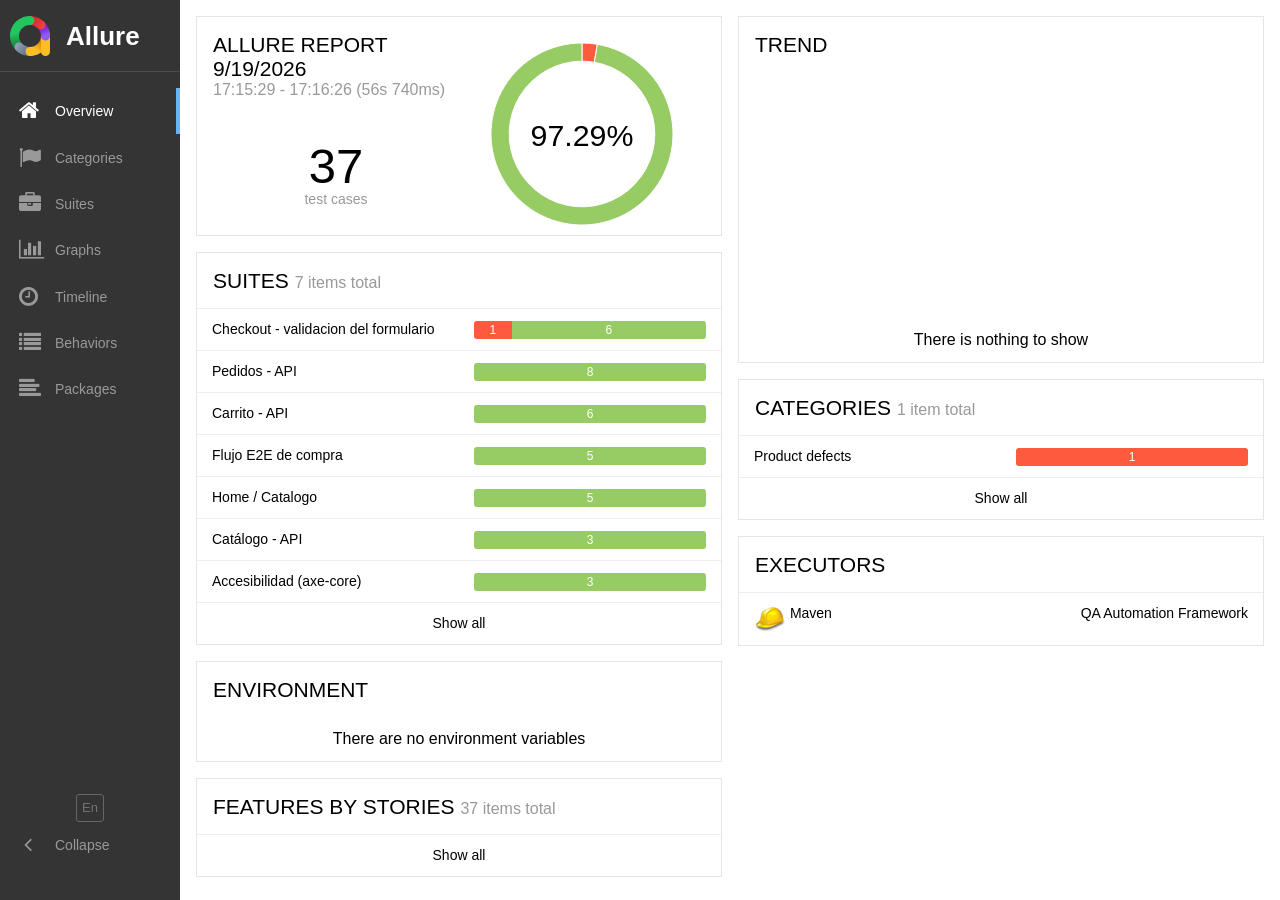
<file: index.html>
<!DOCTYPE html>
<html dir="ltr" lang="en">
<head>
    <meta charset="utf-8">
    <title>Allure Report</title>
    <link rel="icon" href="favicon.ico">
    <link rel="stylesheet" type="text/css" href="styles.css">
    <link rel="stylesheet" type="text/css" href="plugin/screen-diff/styles.css">
</head>
<body>
    <div id="alert"></div>
    <div id="content">
        <span class="spinner">
            <span class="spinner__circle"></span>
        </span>
    </div>
    <div id="popup"></div>
    <script src="app.js"></script>
    <script src="plugin/behaviors/index.js"></script>
    <script src="plugin/packages/index.js"></script>
    <script src="plugin/screen-diff/index.js"></script>
    <script async src="https://www.googletagmanager.com/gtag/js?id=G-FVWC4GKEYS"></script>
    <script>
        window.dataLayer = window.dataLayer || [];
        function gtag(){dataLayer.push(arguments);}
        gtag('js', new Date());
        gtag('config', 'G-FVWC4GKEYS', {
          'allureVersion': '2.30.0',
          'reportUuid': '986fa177-5939-4068-8087-71ea3630cc05',
          'single_file': false
        });
    </script>
</body>
</html>
</file>
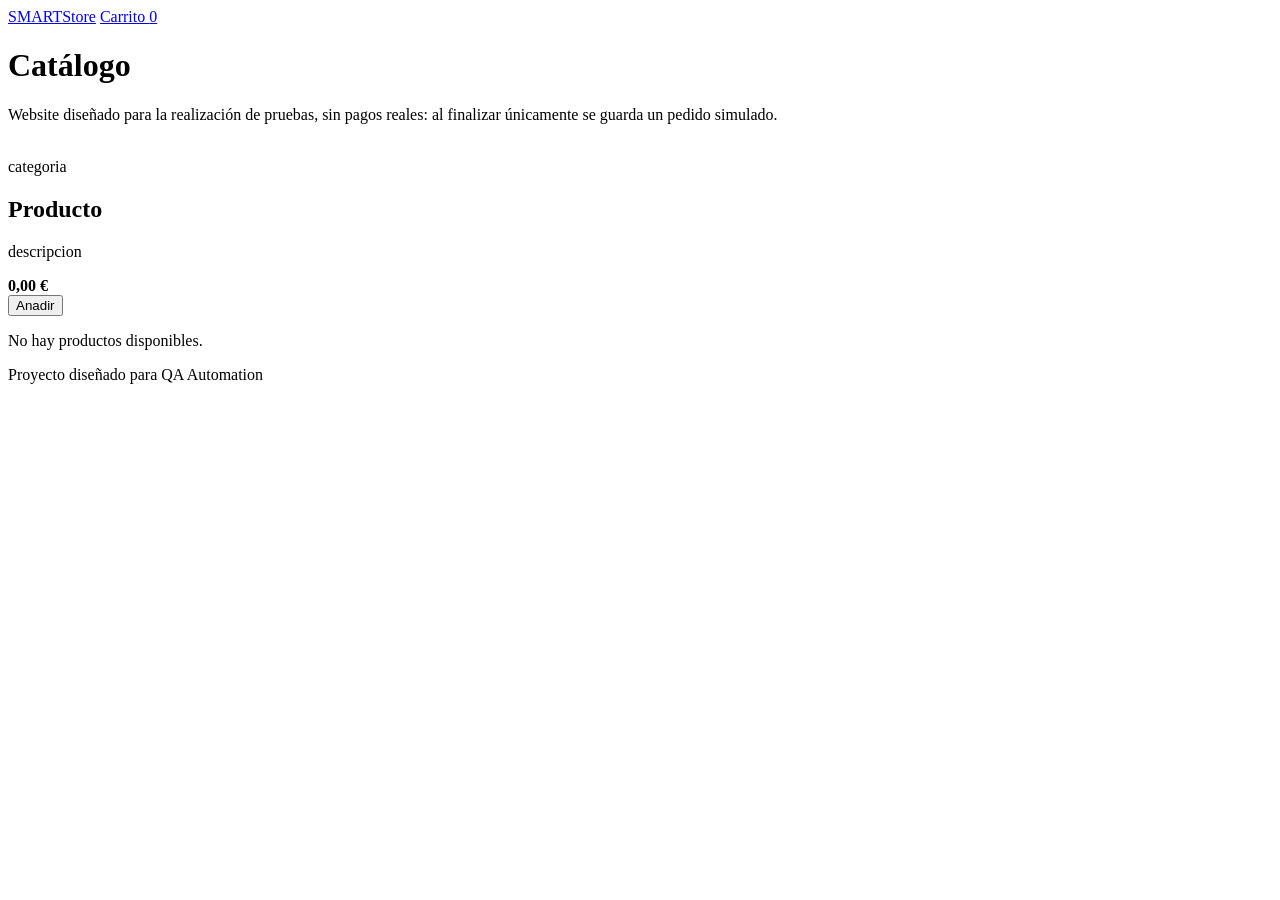
<file: app/src/main/resources/templates/index.html>
<!DOCTYPE html>
<html lang="es" xmlns:th="http://www.thymeleaf.org">
<head>
    <meta charset="UTF-8"/>
    <meta name="viewport" content="width=device-width, initial-scale=1.0"/>
    <title>SMARTStore</title>
    <link rel="stylesheet" th:href="@{/css/store.css}"/>
</head>
<body>
<header class="nav">
    <a href="/" class="brand" data-testid="nav-home">SMARTStore</a>
    <a href="/cart" class="cart-link" data-testid="nav-cart">
        Carrito
        <span class="badge" data-testid="cart-count" th:text="${cartCount}">0</span>
    </a>
</header>

<main class="container">
    <h1>Catálogo</h1>
    <p class="subtitle">Website diseñado para la realización de pruebas, sin pagos reales: al finalizar únicamente se guarda un pedido simulado.</p>

    <div class="grid" th:if="${!#lists.isEmpty(products)}">
        <article class="card" data-testid="product-card" th:each="p : ${products}">
            <div class="card-media">
                <img class="product-thumb" data-testid="product-image"
                     th:src="@{${p.imagePath}}" th:alt="${p.name}"/>
            </div>
            <div class="card-body">
                <span class="tag" data-testid="product-category" th:text="${p.category}">categoria</span>
                <h2 data-testid="product-name" th:text="${p.name}">Producto</h2>
                <p th:text="${p.description}">descripcion</p>
            </div>
            <div class="card-footer">
                <strong class="price" data-testid="product-price"
                        th:text="${#numbers.formatDecimal(p.price, 1, 2, 'COMMA') + ' €'}">0,00 €</strong>
                <form method="post" th:action="@{/cart/items/add/{id}(id=${p.id})}">
                    <button class="btn btn-primary" type="submit" data-testid="add-to-cart">Anadir</button>
                </form>
            </div>
        </article>
    </div>

    <p th:if="${#lists.isEmpty(products)}" data-testid="empty-catalog">No hay productos disponibles.</p>
</main>

<footer class="footer">Proyecto diseñado para QA Automation</footer>
</body>
</html>
</file>
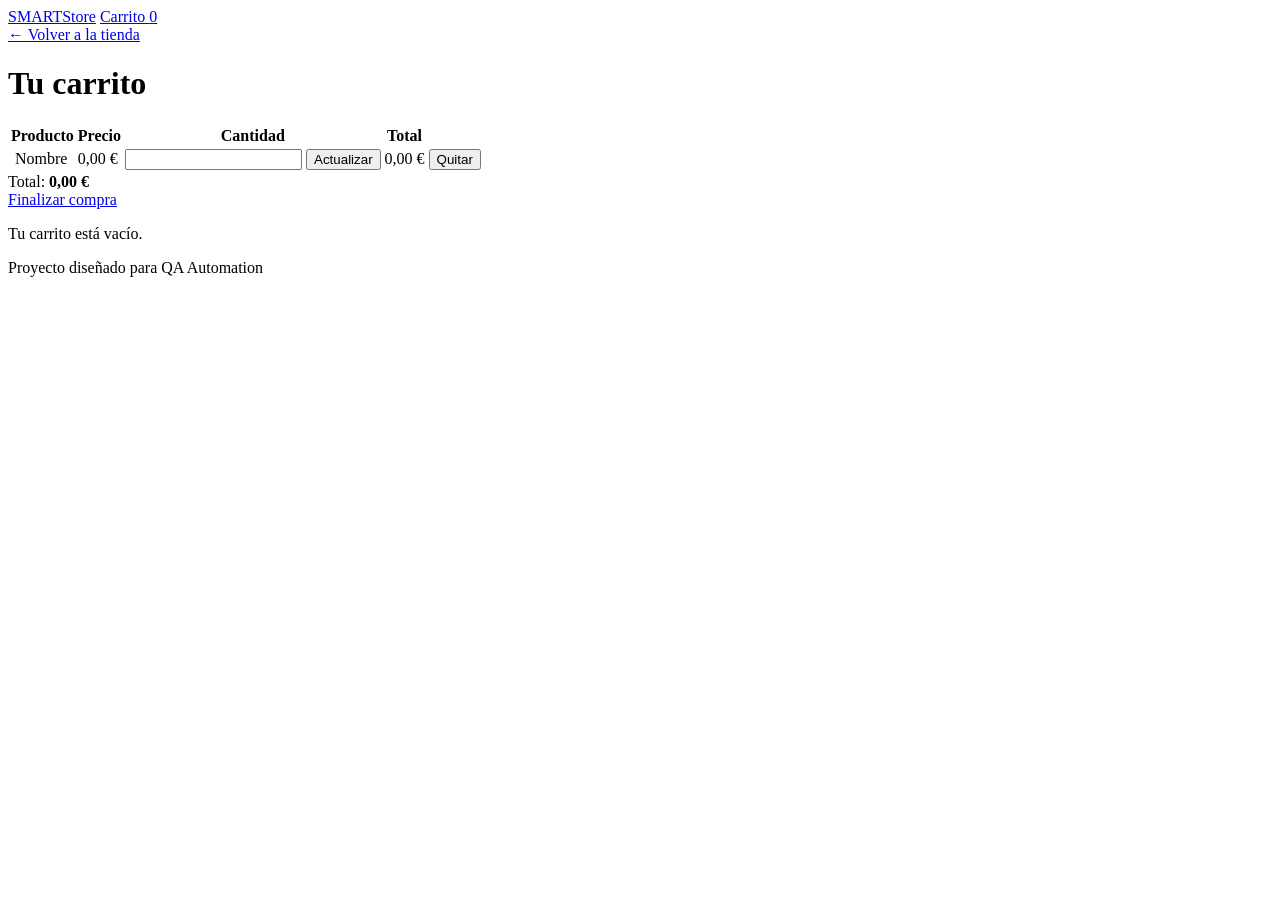
<file: app/src/main/resources/templates/cart.html>
<!DOCTYPE html>
<html lang="es" xmlns:th="http://www.thymeleaf.org">
<head>
    <meta charset="UTF-8"/>
    <meta name="viewport" content="width=device-width, initial-scale=1.0"/>
    <title>Carrito - SMARTStore</title>
    <link rel="stylesheet" th:href="@{/css/store.css}"/>
</head>
<body>
<header class="nav">
    <a href="/" class="brand" data-testid="nav-home">SMARTStore</a>
    <a href="/cart" class="cart-link" data-testid="nav-cart">
        Carrito
        <span class="badge" data-testid="cart-count" th:text="${cartCount}">0</span>
    </a>
</header>

<main class="container">
    <div class="actions">
        <a class="btn btn-ghost" data-testid="back-home" href="/">&larr; Volver a la tienda</a>
    </div>

    <h1>Tu carrito</h1>

    <th:block th:if="${!cart.isEmpty()}">
        <table class="cart-table">
            <thead>
            <tr>
                <th>Producto</th>
                <th>Precio</th>
                <th>Cantidad</th>
                <th>Total</th>
                <th></th>
            </tr>
            </thead>
            <tbody>
            <tr data-testid="cart-line" th:each="line : ${cart.lines}">
                <td data-testid="line-name">
                    <div class="line-product">
                        <img class="line-thumb" data-testid="line-image"
                             th:src="@{${line.imagePath}}" th:alt="${line.name}"/>
                        <span th:text="${line.name}">Nombre</span>
                    </div>
                </td>
                <td data-testid="line-unit-price"
                    th:text="${#numbers.formatDecimal(line.unitPrice, 1, 2, 'COMMA') + ' €'}">0,00 €</td>
                <td data-testid="line-qty">
                    <form class="qty-form" method="post"
                          th:action="@{/cart/items/update/{id}(id=${line.productId})}">
                        <input class="qty-input" type="number" name="quantity" min="1"
                               th:value="${line.quantity}" data-testid="qty-input"
                               th:aria-label="${'Cantidad de ' + line.name}"/>
                        <button class="btn btn-ghost" type="submit" data-testid="update-qty">Actualizar</button>
                    </form>
                </td>
                <td data-testid="line-total"
                    th:text="${#numbers.formatDecimal(line.total, 1, 2, 'COMMA') + ' €'}">0,00 €</td>
                <td>
                    <form method="post" th:action="@{/cart/items/remove/{id}(id=${line.productId})}">
                        <button class="btn btn-ghost" type="submit" data-testid="remove-item">Quitar</button>
                    </form>
                </td>
            </tr>
            </tbody>
        </table>

        <div class="cart-total">
            <span>Total:</span>
            <strong data-testid="cart-total"
                    th:text="${#numbers.formatDecimal(cart.total, 1, 2, 'COMMA') + ' €'}">0,00 €</strong>
        </div>

        <div class="actions">
            <a class="btn btn-primary" data-testid="checkout" href="/checkout">Finalizar compra</a>
        </div>
    </th:block>

    <p th:if="${cart.isEmpty()}" data-testid="cart-empty">Tu carrito está vacío.</p>
</main>

<footer class="footer">Proyecto diseñado para QA Automation</footer>
</body>
</html>
</file>
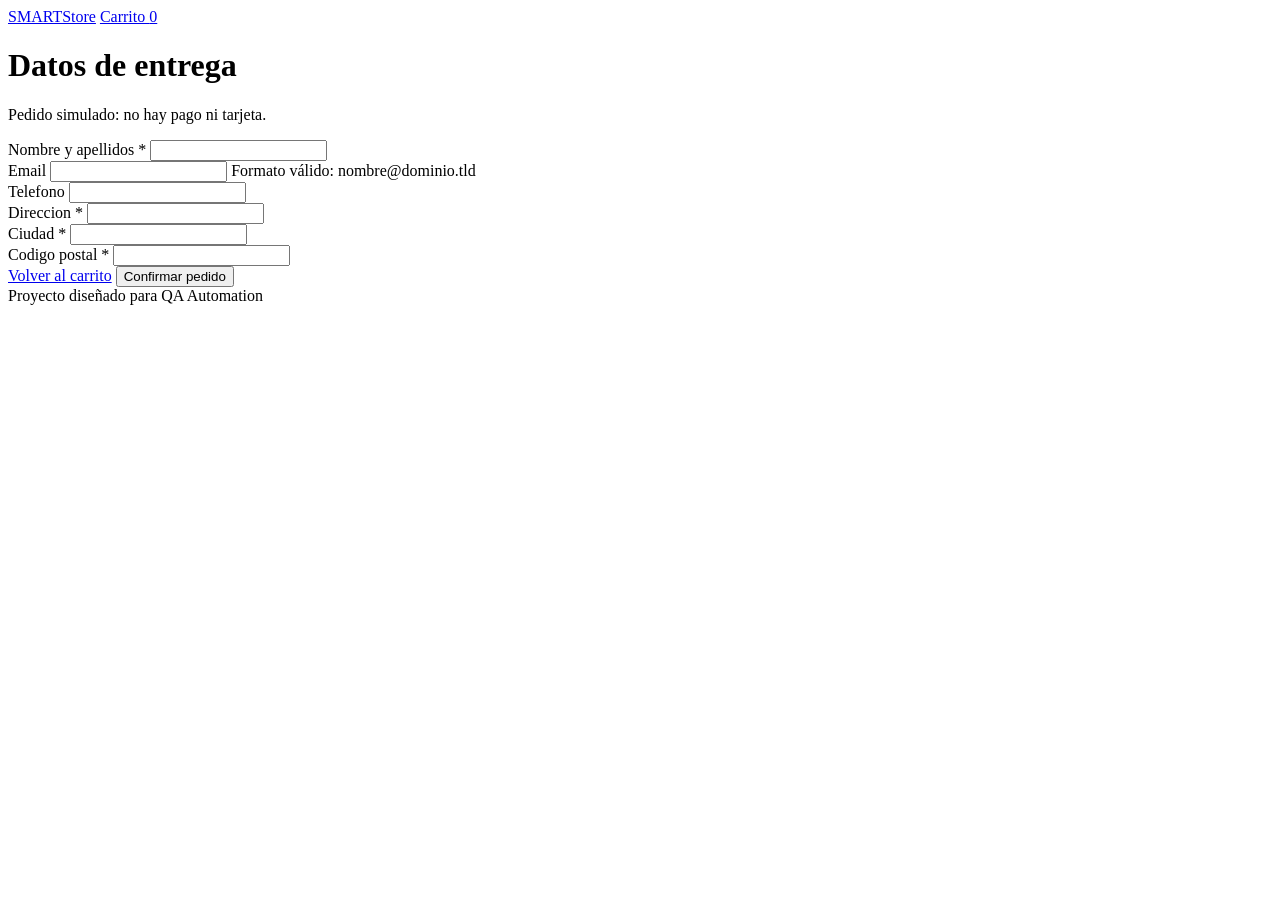
<file: app/src/main/resources/templates/checkout.html>
<!DOCTYPE html>
<html lang="es" xmlns:th="http://www.thymeleaf.org">
<head>
    <meta charset="UTF-8"/>
    <meta name="viewport" content="width=device-width, initial-scale=1.0"/>
    <title>Checkout - SMARTStore</title>
    <link rel="stylesheet" th:href="@{/css/store.css}"/>
</head>
<body>
<header class="nav">
    <a href="/" class="brand" data-testid="nav-home">SMARTStore</a>
    <a href="/cart" class="cart-link" data-testid="nav-cart">
        Carrito
        <span class="badge" data-testid="cart-count" th:text="${cartCount}">0</span>
    </a>
</header>

<main class="container narrow">
    <h1>Datos de entrega</h1>
    <p class="subtitle">Pedido simulado: no hay pago ni tarjeta.</p>

    <form class="checkout-form" th:action="@{/checkout}" th:object="${createOrderRequest}"
          method="post" novalidate>
        <div class="field">
            <label for="customerName">Nombre y apellidos *</label>
            <input id="customerName" type="text" th:field="*{customerName}" data-testid="customer-name"/>
            <span class="error" th:errors="*{customerName}" data-testid="customer-name-error"></span>
        </div>

        <div class="field">
            <label for="email">Email</label>
            <input id="email" type="email" th:field="*{email}" data-testid="email"/>
            <span class="error" th:errors="*{email}" data-testid="email-error"></span>
            <span class="hint" th:if="${#fields.hasErrors('email')}" data-testid="email-format-hint">
                Formato válido: nombre@dominio.tld
            </span>
        </div>

        <div class="field">
            <label for="phone">Telefono</label>
            <input id="phone" type="tel" th:field="*{phone}" data-testid="phone"/>
        </div>

        <div class="field">
            <label for="address">Direccion *</label>
            <input id="address" type="text" th:field="*{address}" data-testid="address"/>
            <span class="error" th:errors="*{address}" data-testid="address-error"></span>
        </div>

        <div class="field-row">
            <div class="field">
                <label for="city">Ciudad *</label>
                <input id="city" type="text" th:field="*{city}" data-testid="city"/>
                <span class="error" th:errors="*{city}" data-testid="city-error"></span>
            </div>
            <div class="field">
                <label for="zip">Codigo postal *</label>
                <input id="zip" type="text" th:field="*{zip}" data-testid="zip"/>
                <span class="error" th:errors="*{zip}" data-testid="zip-error"></span>
            </div>
        </div>

        <div class="actions">
            <a class="btn" data-testid="back-to-cart" href="/cart">Volver al carrito</a>
            <button class="btn btn-primary" type="button" data-testid="submit-order" id="submit-order-btn">
                Confirmar pedido
            </button>
        </div>
    </form>

    <dialog id="confirm-dialog" class="confirm-dialog">
        <div class="confirm-dialog-content">
            <h2>Confirmar compra</h2>
            <p>¿Estás seguro de que quieres finalizar el pedido? Se creará el pedido simulado.</p>
            <div class="confirm-dialog-actions">
                <button type="button" class="btn" id="confirm-cancel" data-testid="confirm-cancel">Cancelar</button>
                <button type="button" class="btn btn-primary" id="confirm-ok" data-testid="confirm-ok">Sí, confirmar</button>
            </div>
        </div>
    </dialog>
</main>

<footer class="footer">Proyecto diseñado para QA Automation</footer>

<script>
    (function () {
        var form = document.querySelector('.checkout-form');
        var submitBtn = document.getElementById('submit-order-btn');
        var dialog = document.getElementById('confirm-dialog');
        var okBtn = document.getElementById('confirm-ok');
        var cancelBtn = document.getElementById('confirm-cancel');

        submitBtn.addEventListener('click', function () {
            dialog.showModal();
        });

        cancelBtn.addEventListener('click', function () {
            dialog.close();
        });

        okBtn.addEventListener('click', function () {
            dialog.close();
            form.submit();
        });

        dialog.addEventListener('click', function (e) {
            if (e.target === dialog) {
                dialog.close();
            }
        });
    })();
</script>
</body>
</html>
</file>
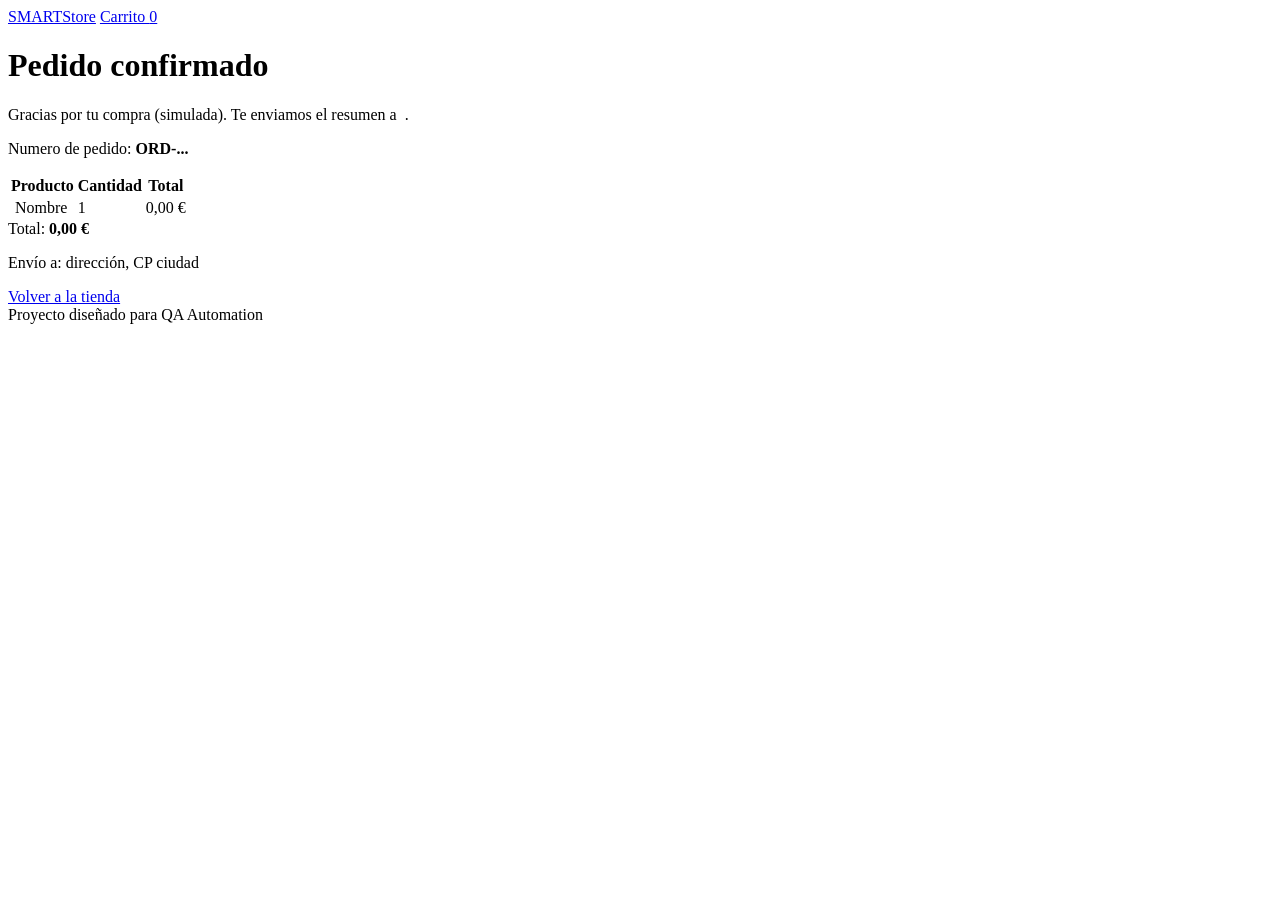
<file: app/src/main/resources/templates/order-confirmation.html>
<!DOCTYPE html>
<html lang="es" xmlns:th="http://www.thymeleaf.org">
<head>
    <meta charset="UTF-8"/>
    <meta name="viewport" content="width=device-width, initial-scale=1.0"/>
    <title>Pedido confirmado - SMARTStore</title>
    <link rel="stylesheet" th:href="@{/css/store.css}"/>
</head>
<body>
<header class="nav">
    <a href="/" class="brand" data-testid="nav-home">SMARTStore</a>
    <a href="/cart" class="cart-link" data-testid="nav-cart">
        Carrito
        <span class="badge" data-testid="cart-count" th:text="${cartCount}">0</span>
    </a>
</header>

<main class="container narrow">
    <h1 data-testid="confirmation-title">Pedido confirmado</h1>
    <p class="subtitle">Gracias por tu compra (simulada). Te enviamos el resumen a
        <span th:text="${order.email}">&nbsp;</span>.</p>

    <div class="order-box">
        <p>
            <span>Numero de pedido:</span>
            <strong data-testid="order-number" th:text="${order.orderNumber}">ORD-...</strong>
        </p>

        <table class="cart-table">
            <thead>
            <tr>
                <th>Producto</th>
                <th>Cantidad</th>
                <th>Total</th>
            </tr>
            </thead>
            <tbody>
            <tr data-testid="order-line" th:each="line : ${order.lines}">
                <td data-testid="order-line-name">
                    <div class="line-product">
                        <img class="line-thumb" data-testid="order-line-image"
                             th:src="@{${line.imagePath}}" th:alt="${line.name}"/>
                        <span th:text="${line.name}">Nombre</span>
                    </div>
                </td>
                <td th:text="${line.quantity}">1</td>
                <td data-testid="order-line-total"
                    th:text="${#numbers.formatDecimal(line.total, 1, 2, 'COMMA') + ' €'}">0,00 €</td>
            </tr>
            </tbody>
        </table>

        <div class="cart-total">
            <span>Total:</span>
            <strong data-testid="order-total"
                    th:text="${#numbers.formatDecimal(order.totalAmount, 1, 2, 'COMMA') + ' €'}">0,00 €</strong>
        </div>

        <p class="shipping">
            Envío a: <span th:text="${order.address}">dirección</span>,
            <span th:text="${order.zip}">CP</span>
            <span th:text="${order.city}">ciudad</span>
        </p>
    </div>

    <div class="actions">
        <a class="btn btn-primary" data-testid="back-home" href="/">Volver a la tienda</a>
    </div>
</main>

<footer class="footer">Proyecto diseñado para QA Automation</footer>
</body>
</html>
</file>
<file: plugin/screen-diff/styles.css>
.screen-diff__switchers {
  margin-bottom: 1em;
}

.screen-diff__switchers label + label {
  margin-left: 1em;
}

.screen-diff__overlay {
  position: relative;
  cursor: col-resize;
}

.screen-diff__container {
  overflow-x: auto;
}

.screen-diff__image-over {
  top: 0;
  left: 0;
  bottom: 0;
  background: #fff;
  position: absolute;
  overflow: hidden;
  box-shadow: 2px 0 1px -1px #aaa;
}

.screen-diff-error {
  color: #fd5a3e;
}
</file>
